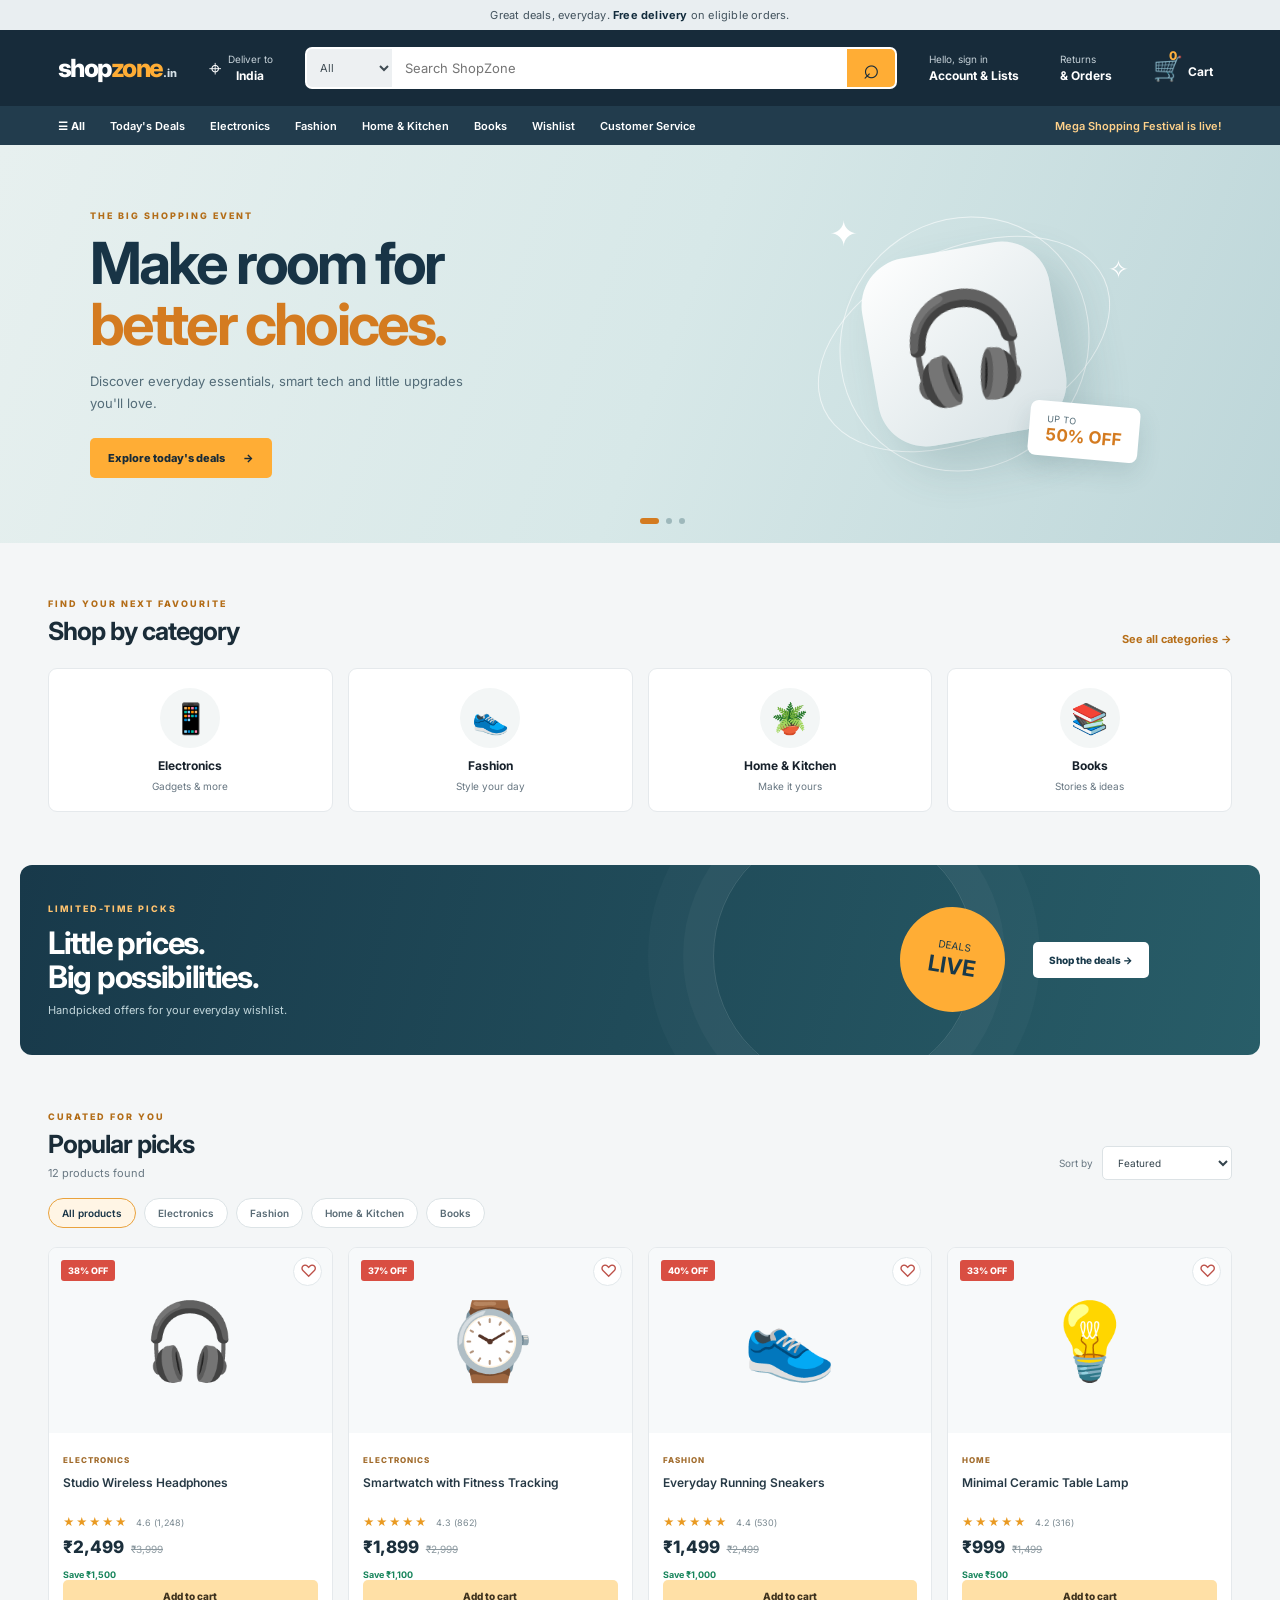
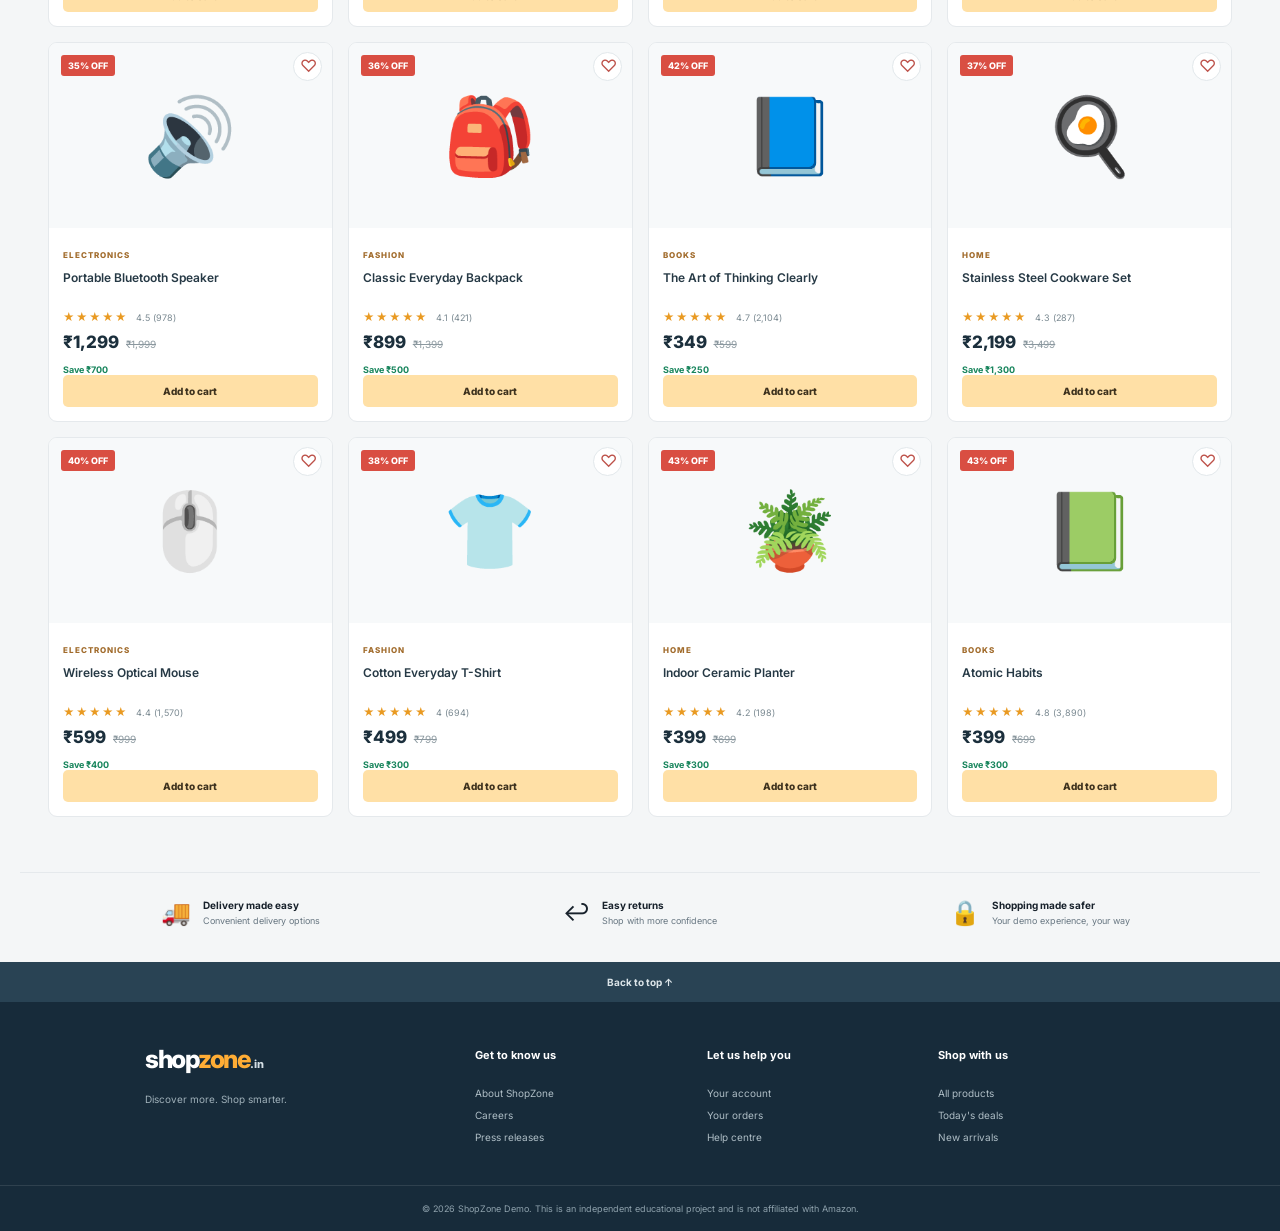
<file: shopzone-frontend/index.html>
<!DOCTYPE html>
<html lang="en">
<head>
  <meta charset="UTF-8">
  <meta name="viewport" content="width=device-width, initial-scale=1.0">
  <meta name="description" content="ShopZone - an Amazon-inspired demo shopping experience.">
  <title>ShopZone | Online Shopping</title>
  <link rel="preconnect" href="https://fonts.googleapis.com">
  <link rel="preconnect" href="https://fonts.gstatic.com" crossorigin>
  <link href="https://fonts.googleapis.com/css2?family=Inter:wght@400;500;600;700;800&display=swap" rel="stylesheet">
  <link rel="stylesheet" href="css/style.css">
  <script src="js/api.js" defer></script><script src="js/store.js" defer></script>
  <script src="js/app.js" defer></script>
</head>
<body>
  <div class="top-strip">Great deals, everyday. <strong>Free delivery</strong> on eligible orders.</div>

  <header class="site-header">
    <div class="header-main">
      <a class="brand" href="#" aria-label="ShopZone home">shop<span>zone</span><small>.in</small></a>

      <button class="location header-action" type="button" aria-label="Delivery location">
        <span class="location-icon">⌖</span>
        <span><small>Deliver to</small><strong>India</strong></span>
      </button>

      <form class="search-form" id="searchForm" role="search">
        <label class="sr-only" for="searchInput">Search products</label>
        <select id="searchCategory" aria-label="Search category">
          <option value="all">All</option>
          <option value="electronics">Electronics</option>
          <option value="fashion">Fashion</option>
          <option value="home">Home</option>
          <option value="books">Books</option>
        </select>
        <input id="searchInput" type="search" placeholder="Search ShopZone" autocomplete="off">
        <button type="submit" aria-label="Search">⌕</button>
      </form>

      <a class="account header-action" href="pages/profile.html">
        <small data-user-greeting>Hello, sign in</small><strong>Account & Lists</strong>
      </a>
      <a class="orders header-action" href="pages/orders.html"><small>Returns</small><strong>& Orders</strong></a>
      <a class="cart-button" href="pages/cart.html" aria-label="Shopping cart">
        <span class="cart-icon">🛒</span><span class="cart-count" id="cartCount" data-cart-count>0</span><strong>Cart</strong>
      </a>
    </div>

    <nav class="category-nav" aria-label="Main navigation">
      <button class="menu-toggle" id="menuToggle" type="button" aria-expanded="false">☰ <span>All</span></button>
      <a href="#deals">Today's Deals</a>
      <a href="#products" data-filter-link="electronics">Electronics</a>
      <a href="#products" data-filter-link="fashion">Fashion</a>
      <a href="#products" data-filter-link="home">Home & Kitchen</a>
      <a href="#products" data-filter-link="books">Books</a>
      <a href="pages/wishlist.html">Wishlist</a>
      <a href="#footer">Customer Service</a>
      <span class="nav-highlight">Mega Shopping Festival is live!</span>
    </nav>
  </header>

  <main>
    <section class="hero" aria-label="Featured offer">
      <div class="hero-content">
        <p class="eyebrow">THE BIG SHOPPING EVENT</p>
        <h1>Make room for<br><span>better choices.</span></h1>
        <p>Discover everyday essentials, smart tech and little upgrades you'll love.</p>
        <a class="primary-button" href="#deals">Explore today's deals <span>→</span></a>
      </div>
      <div class="hero-art" aria-hidden="true">
        <div class="hero-orbit orbit-one"></div>
        <div class="hero-orbit orbit-two"></div>
        <div class="hero-product">🎧</div>
        <div class="hero-tag">UP TO <strong>50% OFF</strong></div>
        <div class="hero-spark spark-one">✦</div><div class="hero-spark spark-two">✧</div>
      </div>
      <div class="hero-dots"><span class="active"></span><span></span><span></span></div>
    </section>

    <section class="quick-categories section-wrap" aria-label="Shop by category">
      <div class="section-heading">
        <div><p class="eyebrow">FIND YOUR NEXT FAVOURITE</p><h2>Shop by category</h2></div>
        <a href="#products" class="text-link">See all categories →</a>
      </div>
      <div class="category-grid">
        <button class="category-tile" data-category="electronics"><span class="category-emoji">📱</span><strong>Electronics</strong><small>Gadgets & more</small></button>
        <button class="category-tile" data-category="fashion"><span class="category-emoji">👟</span><strong>Fashion</strong><small>Style your day</small></button>
        <button class="category-tile" data-category="home"><span class="category-emoji">🪴</span><strong>Home & Kitchen</strong><small>Make it yours</small></button>
        <button class="category-tile" data-category="books"><span class="category-emoji">📚</span><strong>Books</strong><small>Stories & ideas</small></button>
      </div>
    </section>

    <section class="deal-banner section-wrap" id="deals">
      <div><p class="eyebrow">LIMITED-TIME PICKS</p><h2>Little prices.<br>Big possibilities.</h2><p>Handpicked offers for your everyday wishlist.</p></div>
      <div class="deal-banner-side"><span class="deal-circle">DEALS<br><strong>LIVE</strong></span><a href="#products" class="light-button">Shop the deals →</a></div>
    </section>

    <section class="products-section section-wrap" id="products">
      <div class="section-heading product-heading">
        <div><p class="eyebrow">CURATED FOR YOU</p><h2 id="productsTitle">Popular picks</h2><p class="section-subtitle" id="resultCount">Fresh finds across every category</p></div>
        <div class="product-controls">
          <label for="sortSelect">Sort by</label>
          <select id="sortSelect">
            <option value="featured">Featured</option>
            <option value="price-low">Price: Low to High</option>
            <option value="price-high">Price: High to Low</option>
            <option value="rating">Customer rating</option>
          </select>
        </div>
      </div>
      <div class="filter-row" id="filterRow">
        <button class="filter-chip active" data-filter="all">All products</button>
        <button class="filter-chip" data-filter="electronics">Electronics</button>
        <button class="filter-chip" data-filter="fashion">Fashion</button>
        <button class="filter-chip" data-filter="home">Home & Kitchen</button>
        <button class="filter-chip" data-filter="books">Books</button>
      </div>
      <div class="product-grid" id="productGrid" aria-live="polite"></div>
      <div class="empty-state hidden" id="emptyState">
        <span>🔎</span><h3>No products found</h3><p>Try another search or choose a different category.</p>
        <button class="primary-button" id="clearSearch">Show all products</button>
      </div>
    </section>

    <section class="trust-strip section-wrap">
      <div><span>🚚</span><p><strong>Delivery made easy</strong><small>Convenient delivery options</small></p></div>
      <div><span>↩️</span><p><strong>Easy returns</strong><small>Shop with more confidence</small></p></div>
      <div><span>🔒</span><p><strong>Shopping made safer</strong><small>Your demo experience, your way</small></p></div>
    </section>
  </main>

  <footer id="footer">
    <a class="back-top" href="#">Back to top ↑</a>
    <div class="footer-content">
      <div><a class="brand footer-brand" href="#">shop<span>zone</span><small>.in</small></a><p>Discover more. Shop smarter.</p></div>
      <div><h3>Get to know us</h3><a href="#footer">About ShopZone</a><a href="#footer">Careers</a><a href="#footer">Press releases</a></div>
      <div><h3>Let us help you</h3><a href="#footer">Your account</a><a href="#orders">Your orders</a><a href="#footer">Help centre</a></div>
      <div><h3>Shop with us</h3><a href="#products">All products</a><a href="#deals">Today's deals</a><a href="#products">New arrivals</a></div>
    </div>
    <div class="footer-bottom">© 2026 ShopZone Demo. This is an independent educational project and is not affiliated with Amazon.</div>
  </footer>

  <div class="toast" id="toast" role="status" aria-live="polite"></div>

</body>
</html>
</file>
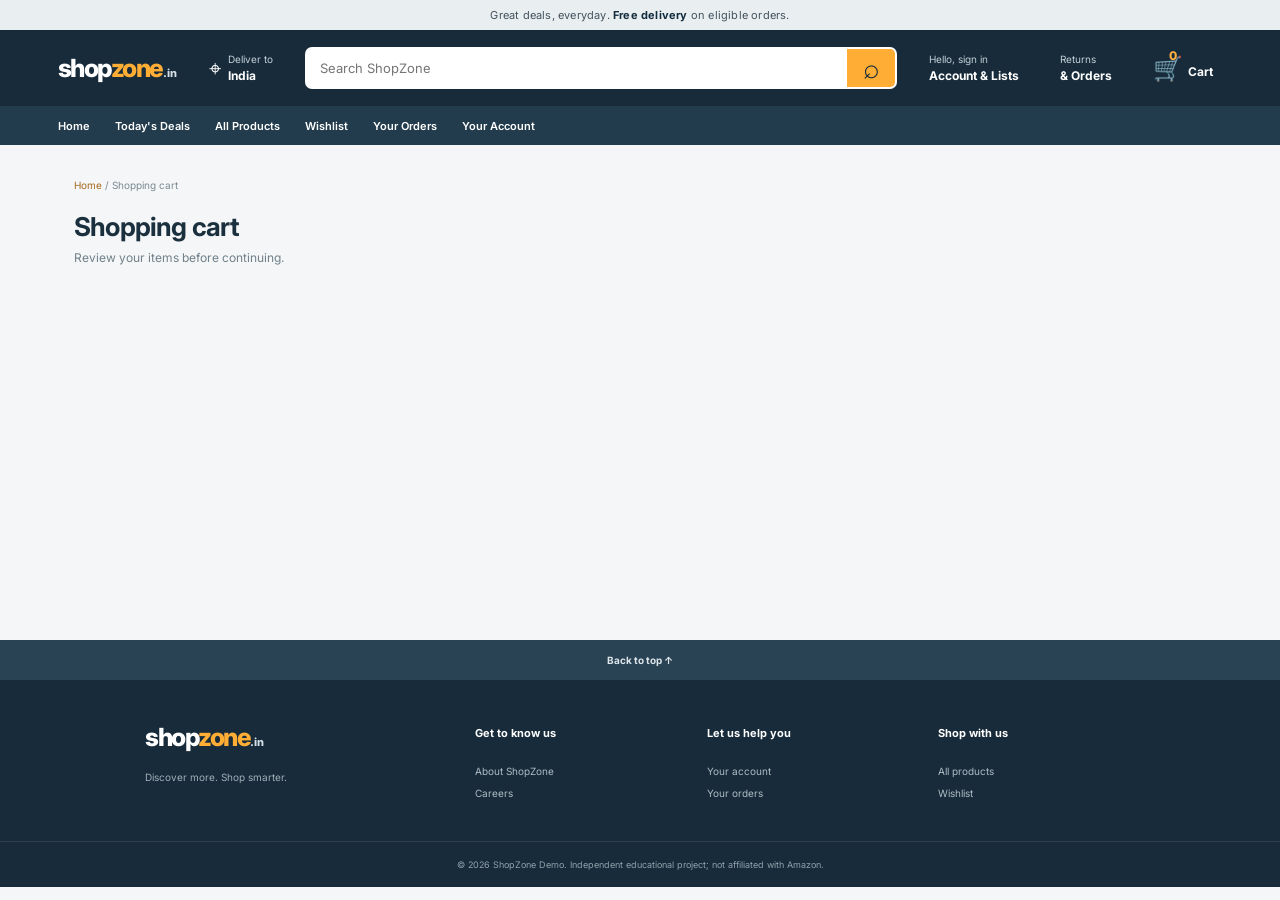
<file: shopzone-frontend/pages/cart.html>
<!DOCTYPE html><html lang="en"><head><meta charset="UTF-8"><meta name="viewport" content="width=device-width,initial-scale=1.0"><title>Shopping cart | ShopZone</title><link rel="preconnect" href="https://fonts.googleapis.com"><link rel="preconnect" href="https://fonts.gstatic.com" crossorigin><link href="https://fonts.googleapis.com/css2?family=Inter:wght@400;500;600;700;800&display=swap" rel="stylesheet"><link rel="stylesheet" href="../css/style.css"><script src="../js/api.js" defer></script><script src="../js/store.js" defer></script><script src="../js/cart-page.js" defer></script></head><body><div class="top-strip">Great deals, everyday. <strong>Free delivery</strong> on eligible orders.</div><header class="site-header"><div class="header-main"><a class="brand" href="../index.html">shop<span>zone</span><small>.in</small></a><a class="location header-action" href="../index.html"><span class="location-icon">⌖</span><span><small>Deliver to</small><strong>India</strong></span></a><form class="search-form" action="../index.html"><label class="sr-only" for="globalSearch">Search products</label><input id="globalSearch" name="q" placeholder="Search ShopZone"><button type="submit">⌕</button></form><a class="account header-action" href="login.html"><small data-user-greeting>Hello, sign in</small><strong>Account & Lists</strong></a><a class="orders header-action" href="orders.html"><small>Returns</small><strong>& Orders</strong></a><a class="cart-button" href="cart.html"><span class="cart-icon">🛒</span><span class="cart-count" data-cart-count>0</span><strong>Cart</strong></a></div><nav class="category-nav"><a href="../index.html">Home</a><a href="../index.html#deals">Today's Deals</a><a href="../index.html#products">All Products</a><a href="wishlist.html">Wishlist</a><a href="orders.html">Your Orders</a><a href="profile.html">Your Account</a></nav></header><main class="page-shell"><div class="breadcrumb"><a href="../index.html">Home</a> / Shopping cart</div><h1 class="page-title">Shopping cart</h1><p class="page-lead">Review your items before continuing.</p><div id="cartPageRoot"></div></main><footer id="footer"><a class="back-top" href="#">Back to top ↑</a><div class="footer-content"><div><a class="brand footer-brand" href="../index.html">shop<span>zone</span><small>.in</small></a><p>Discover more. Shop smarter.</p></div><div><h3>Get to know us</h3><a href="../index.html">About ShopZone</a><a href="../index.html">Careers</a></div><div><h3>Let us help you</h3><a href="profile.html">Your account</a><a href="orders.html">Your orders</a></div><div><h3>Shop with us</h3><a href="../index.html#products">All products</a><a href="wishlist.html">Wishlist</a></div></div><div class="footer-bottom">© 2026 ShopZone Demo. Independent educational project; not affiliated with Amazon.</div></footer><div class="toast" id="pageToast" role="status"></div></body></html>
</file>
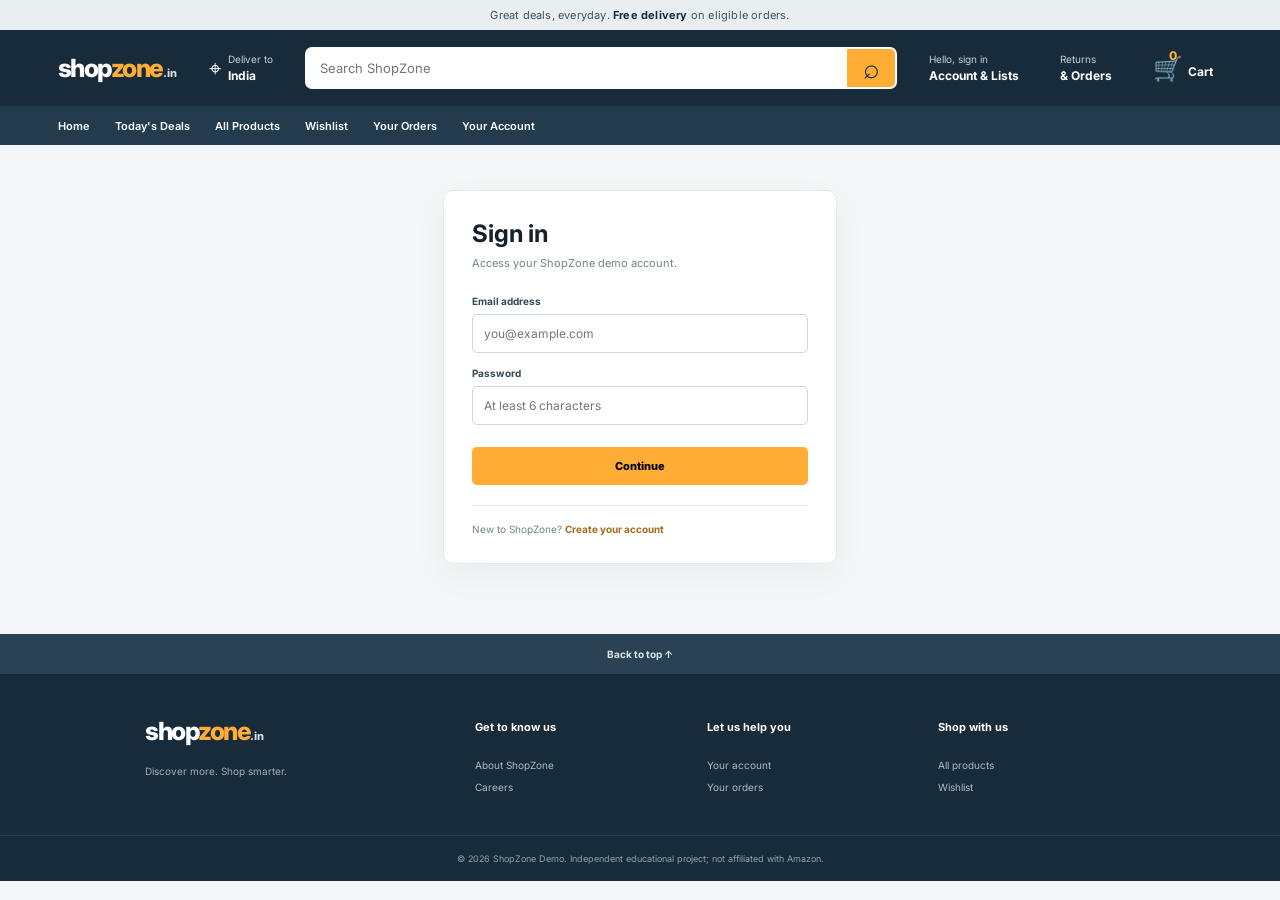
<file: shopzone-frontend/pages/login.html>
<!DOCTYPE html><html lang="en"><head><meta charset="UTF-8"><meta name="viewport" content="width=device-width,initial-scale=1.0"><title>Sign in | ShopZone</title><link rel="preconnect" href="https://fonts.googleapis.com"><link rel="preconnect" href="https://fonts.gstatic.com" crossorigin><link href="https://fonts.googleapis.com/css2?family=Inter:wght@400;500;600;700;800&display=swap" rel="stylesheet"><link rel="stylesheet" href="../css/style.css"><script src="../js/api.js" defer></script><script src="../js/store.js" defer></script><script src="../js/auth.js" defer></script></head><body><div class="top-strip">Great deals, everyday. <strong>Free delivery</strong> on eligible orders.</div><header class="site-header"><div class="header-main"><a class="brand" href="../index.html">shop<span>zone</span><small>.in</small></a><a class="location header-action" href="../index.html"><span class="location-icon">⌖</span><span><small>Deliver to</small><strong>India</strong></span></a><form class="search-form" action="../index.html"><label class="sr-only" for="globalSearch">Search products</label><input id="globalSearch" name="q" placeholder="Search ShopZone"><button type="submit">⌕</button></form><a class="account header-action" href="login.html"><small data-user-greeting>Hello, sign in</small><strong>Account & Lists</strong></a><a class="orders header-action" href="orders.html"><small>Returns</small><strong>& Orders</strong></a><a class="cart-button" href="cart.html"><span class="cart-icon">🛒</span><span class="cart-count" data-cart-count>0</span><strong>Cart</strong></a></div><nav class="category-nav"><a href="../index.html">Home</a><a href="../index.html#deals">Today's Deals</a><a href="../index.html#products">All Products</a><a href="wishlist.html">Wishlist</a><a href="orders.html">Your Orders</a><a href="profile.html">Your Account</a></nav></header><main class="auth-wrap"><div class="auth-card"><h1>Sign in</h1><p>Access your ShopZone demo account.</p><div class="form-error" id="formError"></div><form id="loginForm"><div class="form-field"><label for="email">Email address</label><input id="email" type="email" required autocomplete="email" placeholder="you@example.com"></div><div class="form-field"><label for="password">Password</label><input id="password" type="password" required minlength="6" autocomplete="current-password" placeholder="At least 6 characters"></div><button class="form-submit">Continue</button></form><div class="auth-foot">New to ShopZone? <a href="register.html">Create your account</a></div></div></main><footer id="footer"><a class="back-top" href="#">Back to top ↑</a><div class="footer-content"><div><a class="brand footer-brand" href="../index.html">shop<span>zone</span><small>.in</small></a><p>Discover more. Shop smarter.</p></div><div><h3>Get to know us</h3><a href="../index.html">About ShopZone</a><a href="../index.html">Careers</a></div><div><h3>Let us help you</h3><a href="profile.html">Your account</a><a href="orders.html">Your orders</a></div><div><h3>Shop with us</h3><a href="../index.html#products">All products</a><a href="wishlist.html">Wishlist</a></div></div><div class="footer-bottom">© 2026 ShopZone Demo. Independent educational project; not affiliated with Amazon.</div></footer><div class="toast" id="pageToast" role="status"></div></body></html>
</file>
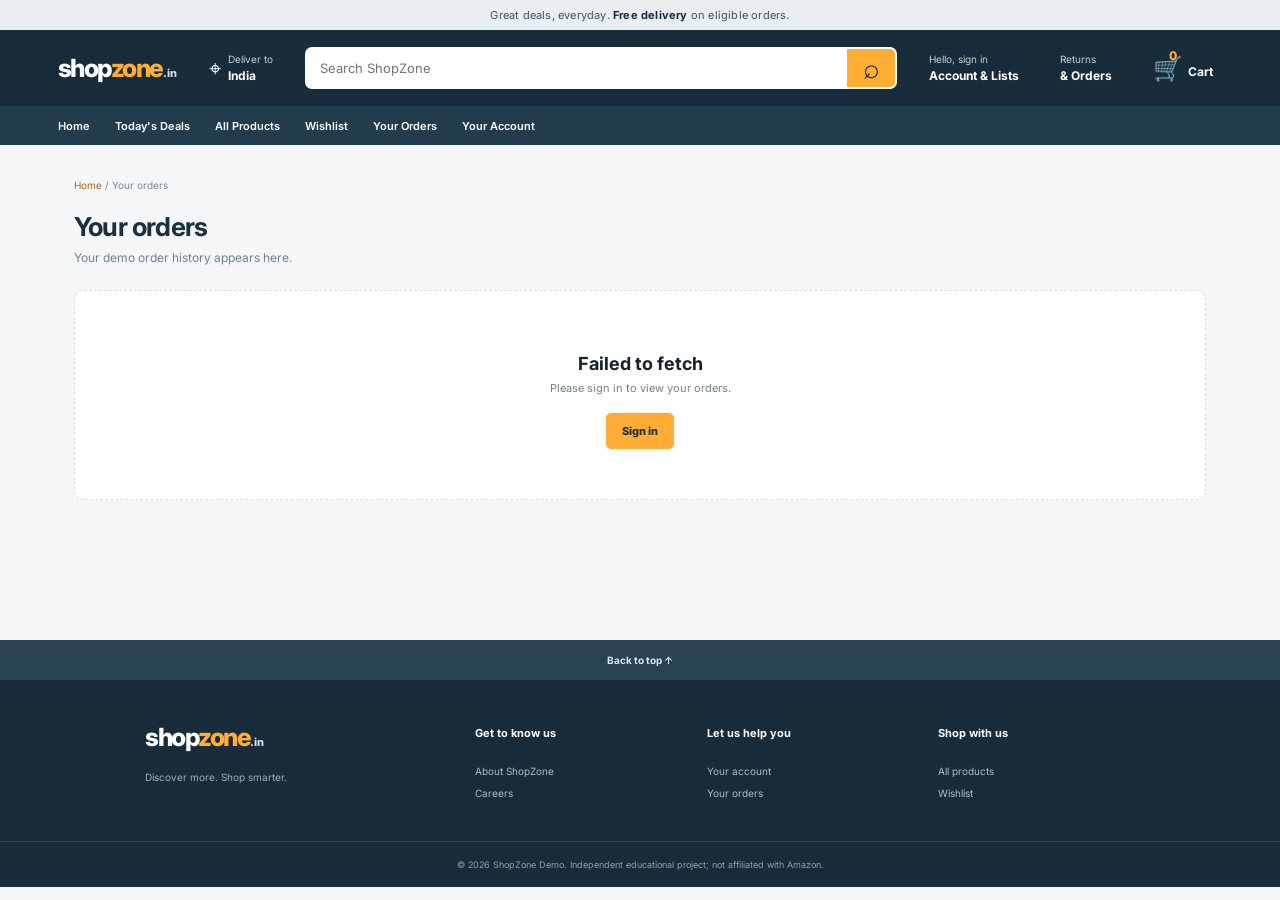
<file: shopzone-frontend/pages/orders.html>
<!DOCTYPE html><html lang="en"><head><meta charset="UTF-8"><meta name="viewport" content="width=device-width,initial-scale=1.0"><title>Your orders | ShopZone</title><link rel="preconnect" href="https://fonts.googleapis.com"><link rel="preconnect" href="https://fonts.gstatic.com" crossorigin><link href="https://fonts.googleapis.com/css2?family=Inter:wght@400;500;600;700;800&display=swap" rel="stylesheet"><link rel="stylesheet" href="../css/style.css"><script src="../js/api.js" defer></script><script src="../js/store.js" defer></script><script src="../js/orders.js" defer></script></head><body><div class="top-strip">Great deals, everyday. <strong>Free delivery</strong> on eligible orders.</div><header class="site-header"><div class="header-main"><a class="brand" href="../index.html">shop<span>zone</span><small>.in</small></a><a class="location header-action" href="../index.html"><span class="location-icon">⌖</span><span><small>Deliver to</small><strong>India</strong></span></a><form class="search-form" action="../index.html"><label class="sr-only" for="globalSearch">Search products</label><input id="globalSearch" name="q" placeholder="Search ShopZone"><button type="submit">⌕</button></form><a class="account header-action" href="login.html"><small data-user-greeting>Hello, sign in</small><strong>Account & Lists</strong></a><a class="orders header-action" href="orders.html"><small>Returns</small><strong>& Orders</strong></a><a class="cart-button" href="cart.html"><span class="cart-icon">🛒</span><span class="cart-count" data-cart-count>0</span><strong>Cart</strong></a></div><nav class="category-nav"><a href="../index.html">Home</a><a href="../index.html#deals">Today's Deals</a><a href="../index.html#products">All Products</a><a href="wishlist.html">Wishlist</a><a href="orders.html">Your Orders</a><a href="profile.html">Your Account</a></nav></header><main class="page-shell"><div class="breadcrumb"><a href="../index.html">Home</a> / Your orders</div><h1 class="page-title">Your orders</h1><p class="page-lead">Your demo order history appears here.</p><div id="ordersRoot"></div></main><footer id="footer"><a class="back-top" href="#">Back to top ↑</a><div class="footer-content"><div><a class="brand footer-brand" href="../index.html">shop<span>zone</span><small>.in</small></a><p>Discover more. Shop smarter.</p></div><div><h3>Get to know us</h3><a href="../index.html">About ShopZone</a><a href="../index.html">Careers</a></div><div><h3>Let us help you</h3><a href="profile.html">Your account</a><a href="orders.html">Your orders</a></div><div><h3>Shop with us</h3><a href="../index.html#products">All products</a><a href="wishlist.html">Wishlist</a></div></div><div class="footer-bottom">© 2026 ShopZone Demo. Independent educational project; not affiliated with Amazon.</div></footer><div class="toast" id="pageToast" role="status"></div></body></html>
</file>
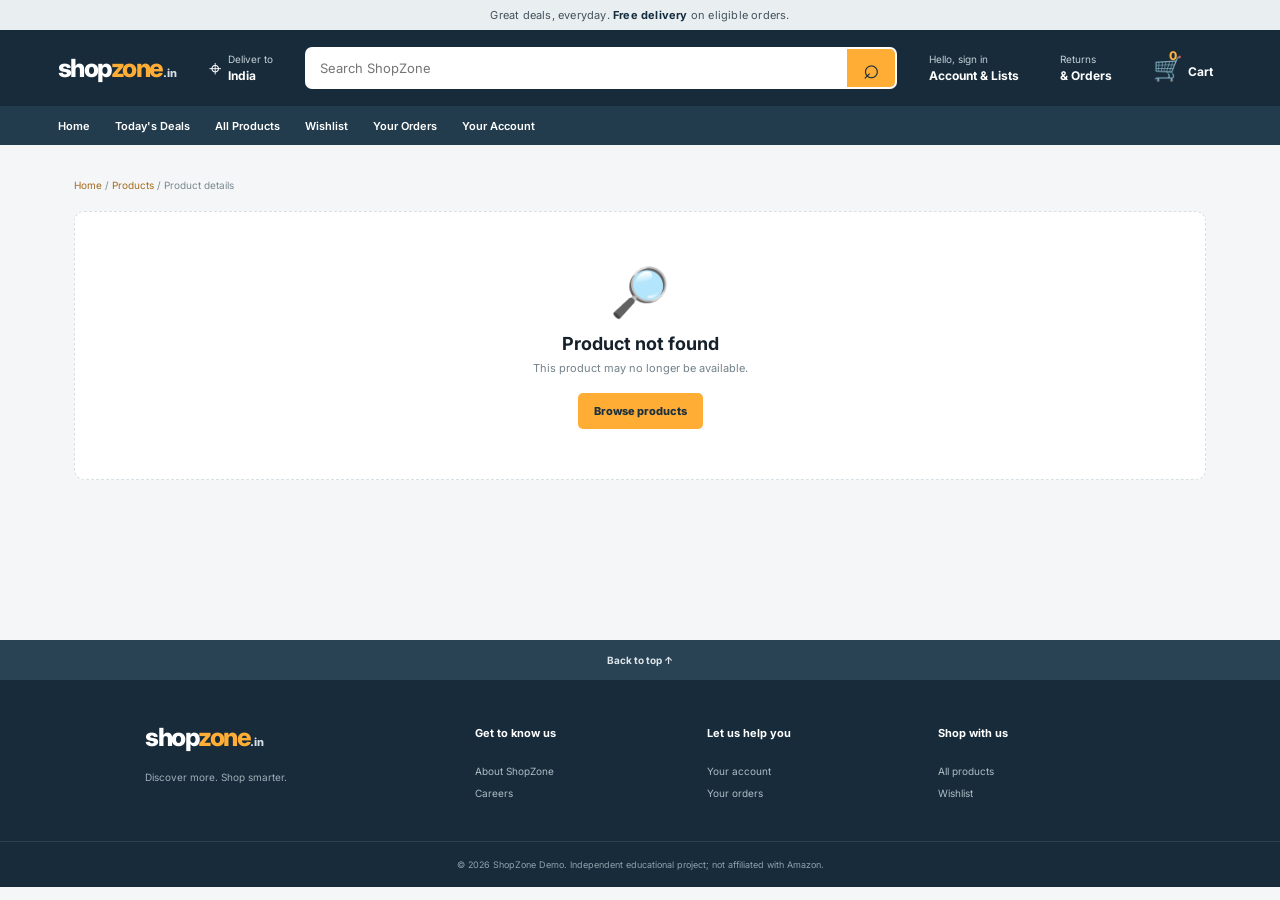
<file: shopzone-frontend/pages/product-details.html>
<!DOCTYPE html><html lang="en"><head><meta charset="UTF-8"><meta name="viewport" content="width=device-width,initial-scale=1.0"><title>Product details | ShopZone</title><link rel="preconnect" href="https://fonts.googleapis.com"><link rel="preconnect" href="https://fonts.gstatic.com" crossorigin><link href="https://fonts.googleapis.com/css2?family=Inter:wght@400;500;600;700;800&display=swap" rel="stylesheet"><link rel="stylesheet" href="../css/style.css"><script src="../js/api.js" defer></script><script src="../js/store.js" defer></script><script src="../js/product-details.js" defer></script></head><body><div class="top-strip">Great deals, everyday. <strong>Free delivery</strong> on eligible orders.</div><header class="site-header"><div class="header-main"><a class="brand" href="../index.html">shop<span>zone</span><small>.in</small></a><a class="location header-action" href="../index.html"><span class="location-icon">⌖</span><span><small>Deliver to</small><strong>India</strong></span></a><form class="search-form" action="../index.html"><label class="sr-only" for="globalSearch">Search products</label><input id="globalSearch" name="q" placeholder="Search ShopZone"><button type="submit">⌕</button></form><a class="account header-action" href="login.html"><small data-user-greeting>Hello, sign in</small><strong>Account & Lists</strong></a><a class="orders header-action" href="orders.html"><small>Returns</small><strong>& Orders</strong></a><a class="cart-button" href="cart.html"><span class="cart-icon">🛒</span><span class="cart-count" data-cart-count>0</span><strong>Cart</strong></a></div><nav class="category-nav"><a href="../index.html">Home</a><a href="../index.html#deals">Today's Deals</a><a href="../index.html#products">All Products</a><a href="wishlist.html">Wishlist</a><a href="orders.html">Your Orders</a><a href="profile.html">Your Account</a></nav></header>
<main class="page-shell"><div class="breadcrumb"><a href="../index.html">Home</a> / <a href="../index.html#products">Products</a> / Product details</div><div id="detailRoot"></div></main>
<footer id="footer"><a class="back-top" href="#">Back to top ↑</a><div class="footer-content"><div><a class="brand footer-brand" href="../index.html">shop<span>zone</span><small>.in</small></a><p>Discover more. Shop smarter.</p></div><div><h3>Get to know us</h3><a href="../index.html">About ShopZone</a><a href="../index.html">Careers</a></div><div><h3>Let us help you</h3><a href="profile.html">Your account</a><a href="orders.html">Your orders</a></div><div><h3>Shop with us</h3><a href="../index.html#products">All products</a><a href="wishlist.html">Wishlist</a></div></div><div class="footer-bottom">© 2026 ShopZone Demo. Independent educational project; not affiliated with Amazon.</div></footer><div class="toast" id="pageToast" role="status"></div></body></html>
</file>
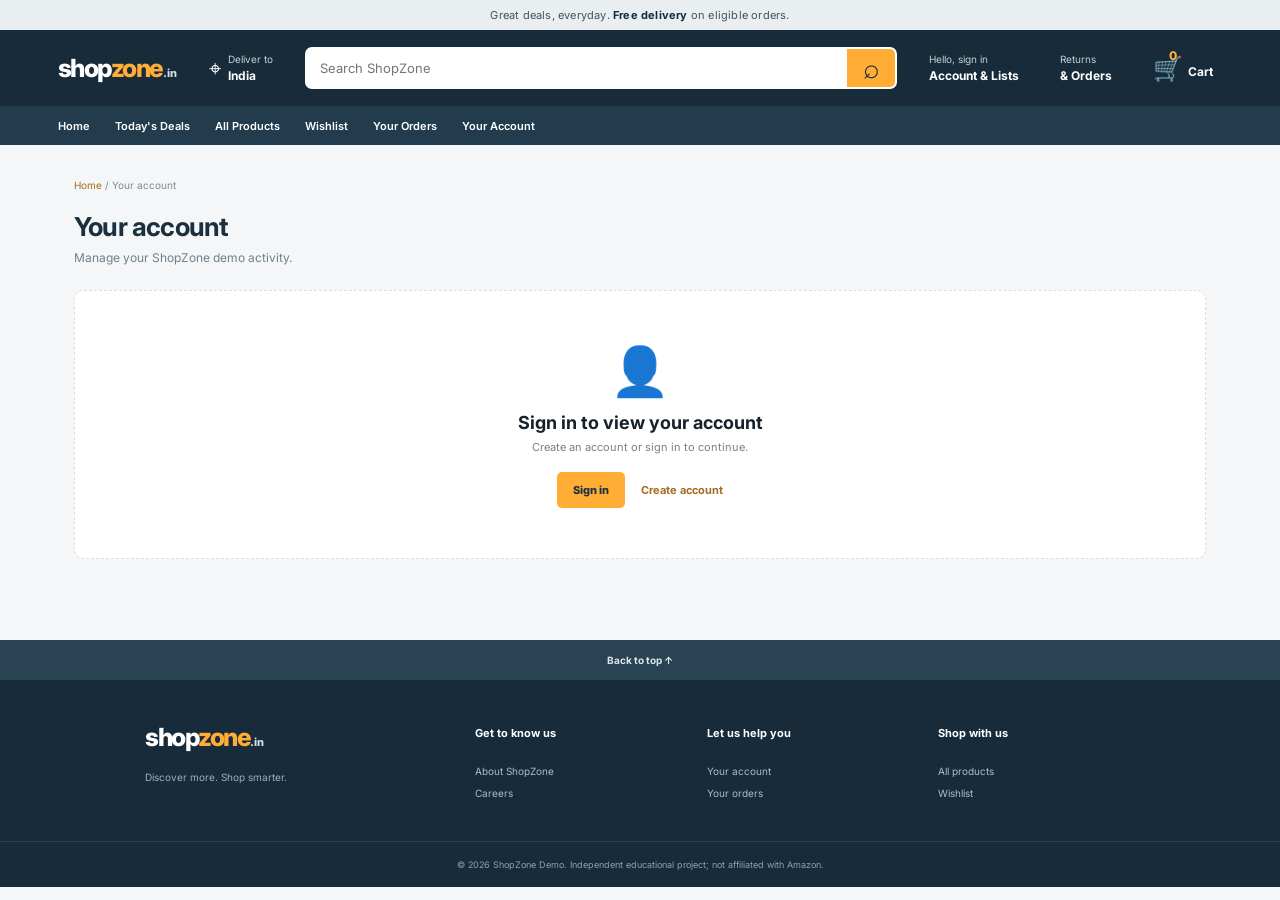
<file: shopzone-frontend/pages/profile.html>
<!DOCTYPE html><html lang="en"><head><meta charset="UTF-8"><meta name="viewport" content="width=device-width,initial-scale=1.0"><title>Your account | ShopZone</title><link rel="preconnect" href="https://fonts.googleapis.com"><link rel="preconnect" href="https://fonts.gstatic.com" crossorigin><link href="https://fonts.googleapis.com/css2?family=Inter:wght@400;500;600;700;800&display=swap" rel="stylesheet"><link rel="stylesheet" href="../css/style.css"><script src="../js/api.js" defer></script><script src="../js/store.js" defer></script><script src="../js/profile.js" defer></script></head><body><div class="top-strip">Great deals, everyday. <strong>Free delivery</strong> on eligible orders.</div><header class="site-header"><div class="header-main"><a class="brand" href="../index.html">shop<span>zone</span><small>.in</small></a><a class="location header-action" href="../index.html"><span class="location-icon">⌖</span><span><small>Deliver to</small><strong>India</strong></span></a><form class="search-form" action="../index.html"><label class="sr-only" for="globalSearch">Search products</label><input id="globalSearch" name="q" placeholder="Search ShopZone"><button type="submit">⌕</button></form><a class="account header-action" href="login.html"><small data-user-greeting>Hello, sign in</small><strong>Account & Lists</strong></a><a class="orders header-action" href="orders.html"><small>Returns</small><strong>& Orders</strong></a><a class="cart-button" href="cart.html"><span class="cart-icon">🛒</span><span class="cart-count" data-cart-count>0</span><strong>Cart</strong></a></div><nav class="category-nav"><a href="../index.html">Home</a><a href="../index.html#deals">Today's Deals</a><a href="../index.html#products">All Products</a><a href="wishlist.html">Wishlist</a><a href="orders.html">Your Orders</a><a href="profile.html">Your Account</a></nav></header><main class="page-shell"><div class="breadcrumb"><a href="../index.html">Home</a> / Your account</div><h1 class="page-title">Your account</h1><p class="page-lead" id="profileGreeting">Manage your ShopZone demo activity.</p><div id="profileRoot"></div></main><footer id="footer"><a class="back-top" href="#">Back to top ↑</a><div class="footer-content"><div><a class="brand footer-brand" href="../index.html">shop<span>zone</span><small>.in</small></a><p>Discover more. Shop smarter.</p></div><div><h3>Get to know us</h3><a href="../index.html">About ShopZone</a><a href="../index.html">Careers</a></div><div><h3>Let us help you</h3><a href="profile.html">Your account</a><a href="orders.html">Your orders</a></div><div><h3>Shop with us</h3><a href="../index.html#products">All products</a><a href="wishlist.html">Wishlist</a></div></div><div class="footer-bottom">© 2026 ShopZone Demo. Independent educational project; not affiliated with Amazon.</div></footer><div class="toast" id="pageToast" role="status"></div></body></html>
</file>
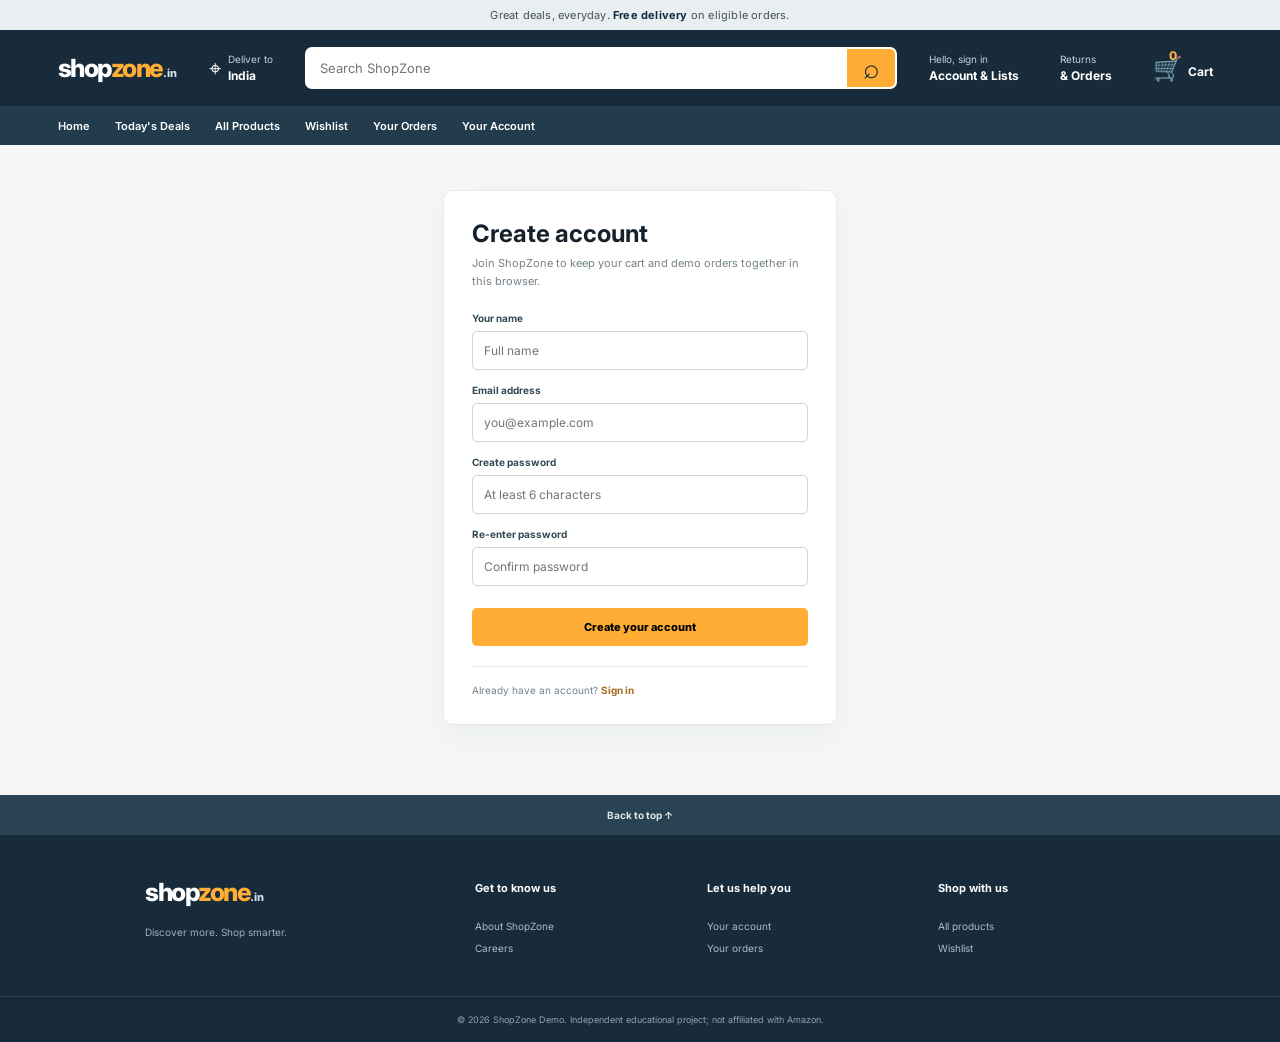
<file: shopzone-frontend/pages/register.html>
<!DOCTYPE html><html lang="en"><head><meta charset="UTF-8"><meta name="viewport" content="width=device-width,initial-scale=1.0"><title>Create account | ShopZone</title><link rel="preconnect" href="https://fonts.googleapis.com"><link rel="preconnect" href="https://fonts.gstatic.com" crossorigin><link href="https://fonts.googleapis.com/css2?family=Inter:wght@400;500;600;700;800&display=swap" rel="stylesheet"><link rel="stylesheet" href="../css/style.css"><script src="../js/api.js" defer></script><script src="../js/store.js" defer></script><script src="../js/auth.js" defer></script></head><body><div class="top-strip">Great deals, everyday. <strong>Free delivery</strong> on eligible orders.</div><header class="site-header"><div class="header-main"><a class="brand" href="../index.html">shop<span>zone</span><small>.in</small></a><a class="location header-action" href="../index.html"><span class="location-icon">⌖</span><span><small>Deliver to</small><strong>India</strong></span></a><form class="search-form" action="../index.html"><label class="sr-only" for="globalSearch">Search products</label><input id="globalSearch" name="q" placeholder="Search ShopZone"><button type="submit">⌕</button></form><a class="account header-action" href="login.html"><small data-user-greeting>Hello, sign in</small><strong>Account & Lists</strong></a><a class="orders header-action" href="orders.html"><small>Returns</small><strong>& Orders</strong></a><a class="cart-button" href="cart.html"><span class="cart-icon">🛒</span><span class="cart-count" data-cart-count>0</span><strong>Cart</strong></a></div><nav class="category-nav"><a href="../index.html">Home</a><a href="../index.html#deals">Today's Deals</a><a href="../index.html#products">All Products</a><a href="wishlist.html">Wishlist</a><a href="orders.html">Your Orders</a><a href="profile.html">Your Account</a></nav></header><main class="auth-wrap"><div class="auth-card"><h1>Create account</h1><p>Join ShopZone to keep your cart and demo orders together in this browser.</p><div class="form-error" id="formError"></div><form id="registerForm"><div class="form-field"><label for="name">Your name</label><input id="name" required minlength="2" autocomplete="name" placeholder="Full name"></div><div class="form-field"><label for="email">Email address</label><input id="email" type="email" required autocomplete="email" placeholder="you@example.com"></div><div class="form-field"><label for="password">Create password</label><input id="password" type="password" required minlength="6" autocomplete="new-password" placeholder="At least 6 characters"></div><div class="form-field"><label for="confirmPassword">Re-enter password</label><input id="confirmPassword" type="password" required minlength="6" autocomplete="new-password" placeholder="Confirm password"></div><button class="form-submit">Create your account</button></form><div class="auth-foot">Already have an account? <a href="login.html">Sign in</a></div></div></main><footer id="footer"><a class="back-top" href="#">Back to top ↑</a><div class="footer-content"><div><a class="brand footer-brand" href="../index.html">shop<span>zone</span><small>.in</small></a><p>Discover more. Shop smarter.</p></div><div><h3>Get to know us</h3><a href="../index.html">About ShopZone</a><a href="../index.html">Careers</a></div><div><h3>Let us help you</h3><a href="profile.html">Your account</a><a href="orders.html">Your orders</a></div><div><h3>Shop with us</h3><a href="../index.html#products">All products</a><a href="wishlist.html">Wishlist</a></div></div><div class="footer-bottom">© 2026 ShopZone Demo. Independent educational project; not affiliated with Amazon.</div></footer><div class="toast" id="pageToast" role="status"></div></body></html>
</file>
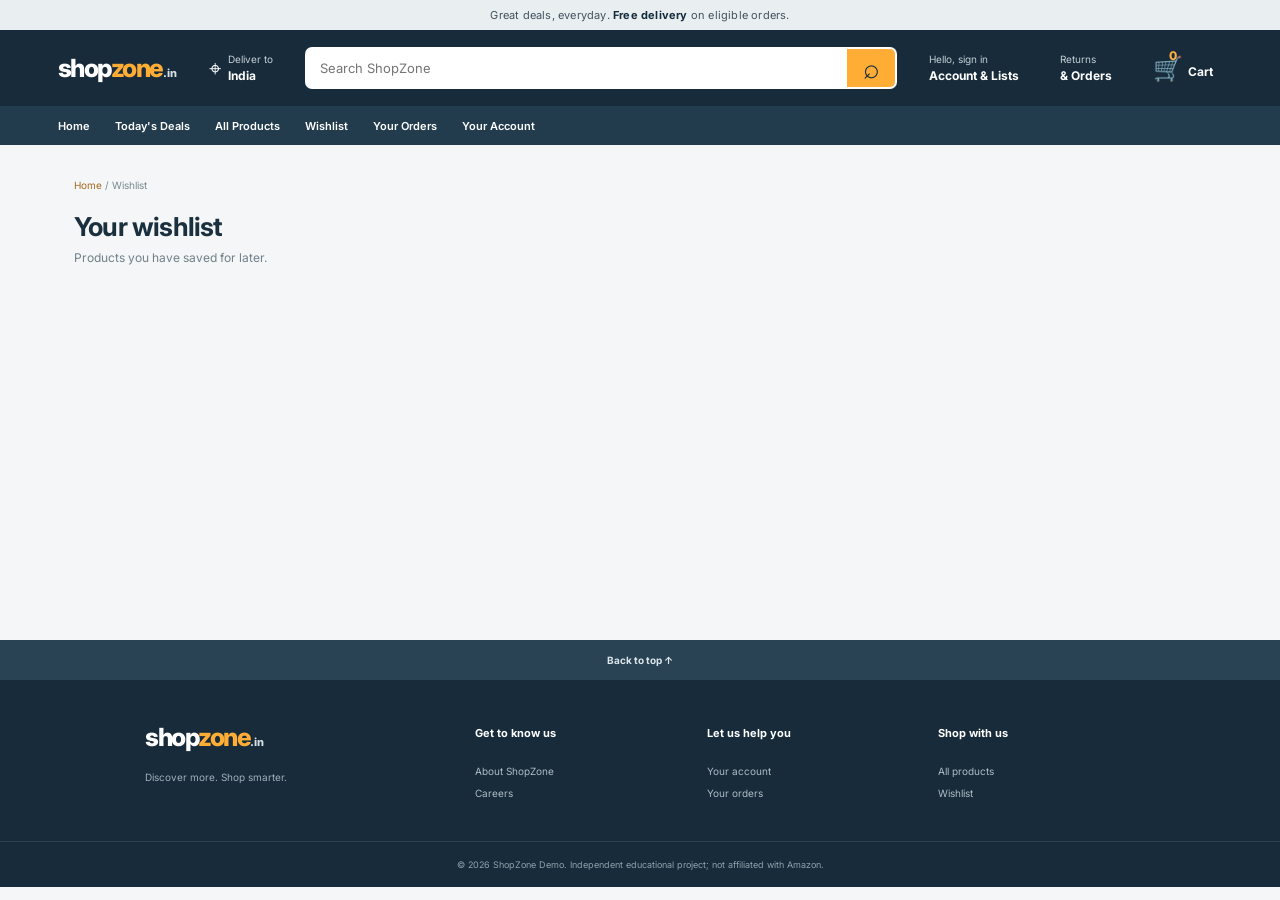
<file: shopzone-frontend/pages/wishlist.html>
<!DOCTYPE html><html lang="en"><head><meta charset="UTF-8"><meta name="viewport" content="width=device-width,initial-scale=1.0"><title>Wishlist | ShopZone</title><link rel="preconnect" href="https://fonts.googleapis.com"><link rel="preconnect" href="https://fonts.gstatic.com" crossorigin><link href="https://fonts.googleapis.com/css2?family=Inter:wght@400;500;600;700;800&display=swap" rel="stylesheet"><link rel="stylesheet" href="../css/style.css"><script src="../js/api.js" defer></script><script src="../js/store.js" defer></script><script src="../js/wishlist.js" defer></script></head><body><div class="top-strip">Great deals, everyday. <strong>Free delivery</strong> on eligible orders.</div><header class="site-header"><div class="header-main"><a class="brand" href="../index.html">shop<span>zone</span><small>.in</small></a><a class="location header-action" href="../index.html"><span class="location-icon">⌖</span><span><small>Deliver to</small><strong>India</strong></span></a><form class="search-form" action="../index.html"><label class="sr-only" for="globalSearch">Search products</label><input id="globalSearch" name="q" placeholder="Search ShopZone"><button type="submit">⌕</button></form><a class="account header-action" href="login.html"><small data-user-greeting>Hello, sign in</small><strong>Account & Lists</strong></a><a class="orders header-action" href="orders.html"><small>Returns</small><strong>& Orders</strong></a><a class="cart-button" href="cart.html"><span class="cart-icon">🛒</span><span class="cart-count" data-cart-count>0</span><strong>Cart</strong></a></div><nav class="category-nav"><a href="../index.html">Home</a><a href="../index.html#deals">Today's Deals</a><a href="../index.html#products">All Products</a><a href="wishlist.html">Wishlist</a><a href="orders.html">Your Orders</a><a href="profile.html">Your Account</a></nav></header><main class="page-shell"><div class="breadcrumb"><a href="../index.html">Home</a> / Wishlist</div><h1 class="page-title">Your wishlist</h1><p class="page-lead">Products you have saved for later.</p><div id="wishlistRoot"></div></main><footer id="footer"><a class="back-top" href="#">Back to top ↑</a><div class="footer-content"><div><a class="brand footer-brand" href="../index.html">shop<span>zone</span><small>.in</small></a><p>Discover more. Shop smarter.</p></div><div><h3>Get to know us</h3><a href="../index.html">About ShopZone</a><a href="../index.html">Careers</a></div><div><h3>Let us help you</h3><a href="profile.html">Your account</a><a href="orders.html">Your orders</a></div><div><h3>Shop with us</h3><a href="../index.html#products">All products</a><a href="wishlist.html">Wishlist</a></div></div><div class="footer-bottom">© 2026 ShopZone Demo. Independent educational project; not affiliated with Amazon.</div></footer><div class="toast" id="pageToast" role="status"></div></body></html>
</file>
<file: shopzone-frontend/css/style.css>
/* ShopZone demo storefront */
:root {
  --navy: #172b3a;
  --navy-deep: #10212e;
  --ink: #17212b;
  --muted: #687782;
  --orange: #ffad35;
  --orange-dark: #ee941d;
  --cream: #f5f7f8;
  --line: #e5e9ec;
  --white: #fff;
  --green: #16845b;
  font-family: "Inter", Arial, sans-serif;
}
* { box-sizing: border-box; }
html { scroll-behavior: smooth; }
body { margin: 0; color: var(--ink); background: #f4f6f7; }
button, input, select { font: inherit; }
button, a { -webkit-tap-highlight-color: transparent; }
a { color: inherit; text-decoration: none; }
button { cursor: pointer; }
.sr-only { position:absolute; width:1px; height:1px; padding:0; margin:-1px; overflow:hidden; clip:rect(0,0,0,0); white-space:nowrap; border:0; }
.hidden { display:none !important; }
.top-strip { text-align:center; background:#e9eef1; color:#43535e; padding:8px 14px; font-size:11px; letter-spacing:.2px; }
.top-strip strong { color:#132c3d; }
.site-header { position:relative; z-index:5; color:white; background:var(--navy); }
.header-main { min-height:76px; max-width:1440px; margin:auto; padding:12px 4.5%; display:flex; align-items:center; gap:23px; }
.brand { color:#fff; font-size:25px; font-weight:800; letter-spacing:-1.5px; white-space:nowrap; }
.brand span { color:var(--orange); }
.brand small { font-size:11px; letter-spacing:0; color:#d5e0e6; }
.header-action { color:white; background:transparent; border:1px solid transparent; padding:6px 8px; border-radius:5px; display:flex; flex-direction:column; align-items:flex-start; white-space:nowrap; }
.header-action:hover, .cart-button:hover { border-color:#9aabb6; }
.header-action small { color:#c4d0d7; font-size:10px; margin-bottom:3px; }
.header-action strong { font-size:12px; font-weight:700; }
.location { flex-direction:row; align-items:center; gap:7px; }
.location-icon { font-size:22px; }
.location span:last-child { display:flex; flex-direction:column; }
.search-form { display:flex; height:42px; flex:1; min-width:130px; border-radius:7px; overflow:hidden; background:white; border:2px solid transparent; }
.search-form:focus-within { border-color:var(--orange); box-shadow:0 0 0 2px #ffad3540; }
.search-form select { width:85px; border:0; background:#edf0f2; color:#3f4b53; padding:0 9px; font-size:11px; outline:0; }
.search-form input { min-width:0; flex:1; border:0; outline:0; padding:0 13px; color:#26343d; font-size:13px; }
.search-form button { width:48px; border:0; background:var(--orange); color:#172b3a; font-size:28px; line-height:1; }
.search-form button:hover { background:#ffc15e; }
.cart-button { color:white; background:transparent; border:1px solid transparent; border-radius:5px; padding:5px 8px; display:flex; align-items:center; gap:5px; position:relative; }
.cart-icon { font-size:24px; }
.cart-button strong { font-size:12px; align-self:flex-end; margin-bottom:4px; }
.cart-count { position:absolute; top:-1px; left:24px; color:#ffb13f; font-weight:800; font-size:12px; }
.category-nav { min-height:39px; padding:0 4.5%; display:flex; align-items:center; gap:25px; background:#223c4d; font-size:11px; font-weight:600; overflow-x:auto; white-space:nowrap; scrollbar-width:none; }
.category-nav::-webkit-scrollbar { display:none; }
.category-nav a:hover { color:#ffc15e; }
.menu-toggle { border:0; background:transparent; color:white; font-weight:700; padding:8px 0; }
.nav-highlight { margin-left:auto; color:#ffd18a; }
.hero { min-height:385px; position:relative; overflow:hidden; padding:65px max(7%, calc((100% - 1240px)/2)); display:flex; align-items:center; background:linear-gradient(110deg,#e7f0ef 0%,#d7e8e8 52%,#bdd6d9 100%); }
.hero-content { position:relative; z-index:2; max-width:510px; }
.eyebrow { color:#b36d18; font-size:9px; font-weight:800; letter-spacing:2px; margin:0 0 12px; }
.hero h1 { font-size:clamp(36px,5vw,58px); line-height:1.05; letter-spacing:-2.8px; margin:0 0 15px; color:#183446; }
.hero h1 span { color:#d47b20; }
.hero-content > p:not(.eyebrow) { color:#536c78; max-width:390px; line-height:1.7; font-size:13px; margin-bottom:24px; }
.primary-button { border:0; border-radius:5px; padding:13px 18px; background:var(--orange); color:#182b38; font-weight:800; font-size:11px; display:inline-flex; gap:18px; align-items:center; transition:transform .2s,background .2s; }
.primary-button:hover { background:#ffc15e; transform:translateY(-2px); }
.hero-art { position:absolute; right:11%; top:50%; transform:translateY(-50%); width:350px; height:300px; display:grid; place-items:center; }
.hero-orbit { position:absolute; border:1px solid #fff9; border-radius:50%; transform:rotate(-25deg); }
.orbit-one { width:310px; height:190px; }
.orbit-two { width:245px; height:260px; transform:rotate(35deg); }
.hero-product { width:190px; height:190px; display:grid; place-items:center; border-radius:48px; background:linear-gradient(145deg,#fff,#d6e1e4); box-shadow:18px 25px 45px #385e6533; font-size:105px; transform:rotate(-10deg); }
.hero-tag { position:absolute; right:0; bottom:35px; padding:12px 17px; border-radius:8px; background:#fff; color:#536b76; font-size:9px; box-shadow:0 10px 25px #264b5522; transform:rotate(5deg); }
.hero-tag strong { display:block; font-size:17px; color:#d47b20; }
.hero-spark { position:absolute; color:#fff; font-size:35px; }
.spark-one { top:18px; left:40px; }.spark-two { right:10px; top:60px; font-size:25px; }
.hero-dots { position:absolute; bottom:19px; left:50%; display:flex; gap:7px; }
.hero-dots span { width:6px; height:6px; border-radius:50%; background:#9eb8bb; }
.hero-dots .active { width:19px; border-radius:8px; background:#d47b20; }
.section-wrap { max-width:1240px; margin:0 auto; padding-left:28px; padding-right:28px; }
.quick-categories { padding-top:55px; padding-bottom:48px; }
.section-heading { display:flex; align-items:flex-end; justify-content:space-between; gap:20px; margin-bottom:22px; }
.section-heading .eyebrow { margin-bottom:7px; }
.section-heading h2 { margin:0; color:#1a2c38; font-size:25px; letter-spacing:-1px; }
.text-link { color:#b66e18; font-size:11px; font-weight:700; white-space:nowrap; }
.text-link:hover { text-decoration:underline; }
.category-grid { display:grid; grid-template-columns:repeat(4,1fr); gap:15px; }
.category-tile { border:1px solid var(--line); border-radius:9px; background:white; padding:19px 14px; display:flex; align-items:center; flex-direction:column; gap:7px; transition:transform .2s,box-shadow .2s,border-color .2s; color:var(--ink); }
.category-tile:hover { transform:translateY(-4px); border-color:#f1c27d; box-shadow:0 10px 25px #263c4a0d; }
.category-emoji { width:60px; height:60px; border-radius:50%; display:grid; place-items:center; background:#f3f6f6; font-size:30px; margin-bottom:3px; }
.category-tile strong { font-size:12px; }.category-tile small { color:var(--muted); font-size:10px; }
.deal-banner { margin-top:5px; margin-bottom:56px; min-height:190px; padding-top:30px; padding-bottom:30px; border-radius:12px; background:linear-gradient(105deg,#18394a,#285d68); color:white; display:flex; align-items:center; justify-content:space-between; overflow:hidden; position:relative; }
.deal-banner:after { content:""; position:absolute; width:260px; height:260px; border:1px solid #ffffff22; border-radius:50%; right:23%; top:-40px; box-shadow:0 0 0 30px #ffffff08,0 0 0 65px #ffffff06; }
.deal-banner .eyebrow { color:#ffc36f; }.deal-banner h2 { font-size:31px; line-height:1.12; letter-spacing:-1.3px; margin:0 0 8px; }.deal-banner p:not(.eyebrow) { color:#c3d7dc; font-size:11px; margin:0; }
.deal-banner-side { display:flex; align-items:center; gap:28px; margin-right:7%; z-index:1; }
.deal-circle { width:105px; height:105px; border-radius:50%; display:grid; place-content:center; text-align:center; color:#18394a; background:var(--orange); font-size:10px; line-height:1.3; transform:rotate(9deg); }
.deal-circle strong { font-size:22px; }
.light-button { color:#18394a; background:white; padding:12px 16px; border-radius:5px; font-size:10px; font-weight:800; white-space:nowrap; }
.products-section { padding-top:0; padding-bottom:55px; }
.product-heading { margin-bottom:18px; }
.section-subtitle { margin:7px 0 0; color:var(--muted); font-size:11px; }
.product-controls { display:flex; align-items:center; gap:9px; font-size:10px; color:var(--muted); }
.product-controls select { padding:9px 11px; border:1px solid #dce2e5; border-radius:5px; background:white; color:#33434c; font-size:10px; outline-color:var(--orange); }
.filter-row { display:flex; gap:8px; flex-wrap:wrap; margin-bottom:19px; }
.filter-chip { border:1px solid #dce3e6; border-radius:30px; padding:8px 13px; background:white; color:#596b75; font-size:10px; font-weight:600; }
.filter-chip:hover,.filter-chip.active { color:#173346; border-color:#e9a23d; background:#fff5e5; }
.product-grid { display:grid; grid-template-columns:repeat(4,minmax(0,1fr)); gap:15px; }
.product-card { min-width:0; background:white; border:1px solid var(--line); border-radius:9px; overflow:hidden; transition:transform .2s,box-shadow .2s; position:relative; }
.product-card:hover { transform:translateY(-3px); box-shadow:0 12px 25px #233b4a12; }
.product-image-wrap { height:185px; padding:17px; display:grid; place-items:center; background:#f7f9fa; position:relative; }
.product-image { width:100%; height:100%; object-fit:contain; mix-blend-mode:multiply; }
.product-placeholder { font-size:75px; }
.discount-badge { position:absolute; top:12px; left:12px; background:#d94e42; color:white; padding:5px 7px; border-radius:3px; font-size:9px; font-weight:800; }
.product-info { padding:14px; }
.product-category { color:#a16b2b; text-transform:uppercase; letter-spacing:1px; font-size:8px; font-weight:800; }
.product-name { font-size:12px; line-height:1.5; min-height:36px; margin:7px 0 5px; font-weight:600; color:#263945; }
.rating { color:#e99a22; font-size:11px; letter-spacing:1px; }.rating span { color:#7a8991; letter-spacing:0; font-size:9px; margin-left:4px; }
.price-line { display:flex; align-items:baseline; gap:7px; margin:8px 0 12px; }
.price { font-size:17px; font-weight:800; color:#1b2f3c; }.old-price { color:#8b989f; text-decoration:line-through; font-size:10px; }.price-note { color:#16845b; font-size:9px; font-weight:700; }
.add-button { width:100%; border:0; border-radius:5px; padding:10px; background:#ffe0a6; color:#3e321e; font-size:10px; font-weight:800; }
.add-button:hover { background:#ffcc70; }
.empty-state { text-align:center; padding:55px 20px; background:white; border:1px dashed #d5dfe3; border-radius:10px; }.empty-state>span { font-size:38px; }.empty-state h3 { margin:10px 0 5px; }.empty-state p { color:var(--muted); font-size:12px; margin-bottom:18px; }
.trust-strip { display:grid; grid-template-columns:repeat(3,1fr); gap:15px; padding-top:25px; padding-bottom:35px; border-top:1px solid var(--line); }
.trust-strip>div { display:flex; align-items:center; justify-content:center; gap:12px; }.trust-strip>div>span { font-size:24px; }.trust-strip p { display:flex; flex-direction:column; gap:4px; margin:0; }.trust-strip strong { font-size:10px; }.trust-strip small { color:var(--muted); font-size:9px; }
footer { background:#172b3a; color:#dce5e9; }
.back-top { display:block; padding:14px; text-align:center; background:#294354; font-size:10px; font-weight:700; }.back-top:hover { background:#345568; }
.footer-content { max-width:1050px; margin:auto; padding:42px 30px; display:grid; grid-template-columns:1.5fr 1fr 1fr 1fr; gap:35px; }
.footer-brand { display:inline-block; margin-bottom:9px; }.footer-content p { color:#9fb0b9; font-size:10px; }.footer-content h3 { font-size:11px; margin:4px 0 15px; color:white; }.footer-content>div:not(:first-child) { display:flex; flex-direction:column; gap:10px; }.footer-content>div>a:not(.brand) { color:#aebdc5; font-size:10px; }.footer-content>div>a:hover { color:#ffc36f; }
.footer-bottom { border-top:1px solid #ffffff1a; text-align:center; padding:17px 15px; color:#8fa2ad; font-size:9px; }
.toast { position:fixed; z-index:20; bottom:22px; left:50%; transform:translate(-50%,20px); opacity:0; pointer-events:none; background:#19394a; color:white; padding:12px 18px; border-radius:6px; box-shadow:0 8px 25px #0003; font-size:11px; transition:all .25s; }.toast.show { opacity:1; transform:translate(-50%,0); }
.cart-overlay,.modal-backdrop { position:fixed; inset:0; z-index:30; background:#0b1b26a6; opacity:0; visibility:hidden; transition:opacity .25s,visibility .25s; }.cart-overlay.open,.modal-backdrop.open { opacity:1; visibility:visible; }
.cart-drawer { position:absolute; top:0; right:0; height:100%; width:min(430px,100%); background:white; padding:22px; display:flex; flex-direction:column; transform:translateX(100%); transition:transform .25s; }.cart-overlay.open .cart-drawer { transform:translateX(0); }
.drawer-header { display:flex; align-items:center; justify-content:space-between; border-bottom:1px solid var(--line); padding-bottom:15px; }.drawer-header h2 { font-size:17px; margin:0; }.drawer-header button,.modal-close { border:0; background:transparent; font-size:27px; color:#53636c; }
.cart-items { overflow:auto; flex:1; }.cart-item { display:grid; grid-template-columns:65px 1fr auto; gap:12px; padding:15px 0; border-bottom:1px solid var(--line); align-items:center; }.cart-item-emoji { width:65px; height:65px; display:grid; place-items:center; background:#f4f7f8; border-radius:7px; font-size:30px; }.cart-item h3 { font-size:11px; margin:0 0 5px; line-height:1.4; }.cart-item p { color:#6d7b83; font-size:10px; margin:0 0 8px; }.quantity-controls { display:flex; align-items:center; gap:9px; }.quantity-controls button { border:1px solid #dbe2e5; background:white; width:23px; height:23px; border-radius:4px; }.remove-item { color:#b54a3d; background:none; border:0; font-size:9px; padding:0; margin-top:6px; }.cart-item-total { font-size:11px; font-weight:800; white-space:nowrap; }
.cart-empty { text-align:center; margin:auto; }.cart-empty span { font-size:45px; }.cart-empty h3 { font-size:15px; }.cart-empty p { color:var(--muted); font-size:11px; }
.cart-summary { border-top:1px solid var(--line); padding-top:17px; }.cart-summary>div { display:flex; justify-content:space-between; font-size:13px; }.cart-summary small,.demo-note { display:block; color:var(--muted); font-size:9px; margin:8px 0 14px; }.checkout-button { width:100%; border:0; background:var(--orange); padding:13px; border-radius:5px; font-size:11px; font-weight:800; }.checkout-button:hover { background:#ffc15e; }.demo-note { text-align:center; margin-bottom:0; }
.account-modal { position:absolute; left:50%; top:50%; transform:translate(-50%,-45%); width:min(390px,calc(100% - 32px)); padding:32px; background:white; border-radius:12px; text-align:center; transition:transform .25s; }.modal-backdrop.open .account-modal { transform:translate(-50%,-50%); }.modal-close { position:absolute; right:13px; top:8px; }.modal-icon { font-size:35px; }.account-modal h2 { font-size:20px; margin:10px 0; }.account-modal p { color:var(--muted); font-size:12px; line-height:1.6; margin-bottom:20px; }
body.no-scroll { overflow:hidden; }

@media (max-width: 900px) {
  .header-main { gap:10px; padding:10px 3%; flex-wrap:wrap; }.brand { font-size:23px; }.location { display:none; }.search-form { order:5; flex-basis:100%; }.category-nav { padding:0 3%; gap:18px; }.nav-highlight { display:none; }
  .hero { min-height:350px; padding-left:6%; }.hero-art { right:2%; opacity:.78; transform:translate(10%,-50%) scale(.8); }.hero-content { max-width:440px; }.product-grid { grid-template-columns:repeat(3,minmax(0,1fr)); }
}
@media (max-width: 620px) {
  .top-strip { font-size:9px; }.header-main { min-height:unset; padding:12px 15px; gap:8px; }.brand { margin-right:auto; }.account { display:none; }.orders { padding:5px; }.orders small { font-size:9px; }.orders strong { font-size:10px; }.cart-button { padding:4px; }.cart-button strong { font-size:10px; }.category-nav { gap:17px; padding:0 15px; min-height:37px; }.category-nav a { font-size:10px; }
  .hero { min-height:390px; padding:35px 24px 55px; align-items:flex-start; }.hero-content { max-width:100%; }.hero h1 { font-size:43px; }.hero-content>p:not(.eyebrow) { max-width:250px; font-size:11px; }.hero-art { right:-85px; top:68%; transform:translateY(-50%) scale(.58); opacity:.42; }.hero-dots { left:24px; }
  .section-wrap { padding-left:17px; padding-right:17px; }.quick-categories { padding-top:38px; padding-bottom:35px; }.section-heading h2 { font-size:21px; }.category-grid { grid-template-columns:repeat(2,1fr); gap:10px; }.category-tile { padding:15px 8px; }.category-emoji { width:52px; height:52px; font-size:26px; }
  .deal-banner { min-height:175px; margin-left:12px; margin-right:12px; padding:22px; }.deal-banner h2 { font-size:25px; }.deal-banner p:not(.eyebrow) { max-width:190px; line-height:1.5; }.deal-banner-side { margin-right:0; }.deal-circle { width:76px; height:76px; font-size:8px; }.deal-circle strong { font-size:16px; }.light-button { display:none; }
  .product-heading { align-items:flex-start; flex-direction:column; }.product-controls { align-self:flex-end; margin-top:-5px; }.product-grid { grid-template-columns:repeat(2,minmax(0,1fr)); gap:9px; }.product-image-wrap { height:140px; padding:12px; }.product-placeholder { font-size:55px; }.product-info { padding:10px; }.product-name { font-size:10px; min-height:45px; }.price { font-size:15px; }.old-price { font-size:9px; }.add-button { padding:9px 5px; font-size:9px; }
  .trust-strip { grid-template-columns:1fr; gap:18px; padding-top:23px; }.trust-strip>div { justify-content:flex-start; }.footer-content { grid-template-columns:repeat(2,1fr); gap:25px 18px; padding:30px 22px; }.footer-content>div:first-child { grid-column:1/-1; }
}
@media (max-width: 360px) { .orders { display:none; }.hero h1 { font-size:37px; }.product-grid { gap:7px; }.product-image-wrap { height:120px; } }

/* Shared pages */
.page-shell{max-width:1180px;margin:0 auto;padding:34px 24px 60px;min-height:55vh}
.breadcrumb{font-size:10px;color:#7a8991;margin-bottom:20px}.breadcrumb a{color:#a66b20}
.page-title{font-size:26px;letter-spacing:-.8px;margin:0 0 8px;color:#1b303e}.page-lead{color:#71808a;font-size:12px;margin:0 0 25px}
.detail-layout{display:grid;grid-template-columns:minmax(260px,1fr) minmax(280px,1.1fr) minmax(220px,.7fr);gap:25px;align-items:start}
.detail-visual{background:#fff;border:1px solid var(--line);border-radius:10px;min-height:360px;display:grid;place-items:center;font-size:140px}
.detail-copy,.buy-box,.content-panel{background:#fff;border:1px solid var(--line);border-radius:10px;padding:22px}
.detail-copy h1{font-size:24px;line-height:1.3;margin:9px 0}.detail-copy p{font-size:12px;color:#667781;line-height:1.8}
.detail-copy ul{padding-left:18px;color:#4d606b;font-size:11px;line-height:2}
.buy-box .price{font-size:25px}.buy-box .old-price{font-size:12px}.buy-box .stock{color:#16845b;font-size:11px;font-weight:700;margin:16px 0}
.buy-box .add-button{margin-top:10px}.buy-box .secondary-button{width:100%;margin-top:8px;padding:10px;border:1px solid #d9e0e4;background:#fff;border-radius:5px;font-size:10px;font-weight:700}
.primary-link{display:inline-block;background:var(--orange);color:#1c303d;padding:11px 16px;border-radius:5px;font-size:11px;font-weight:800}
.secondary-link{display:inline-block;color:#a66b20;font-size:11px;font-weight:700;margin-left:12px}
.two-column{display:grid;grid-template-columns:1fr 310px;gap:20px;align-items:start}
.cart-page-list{display:grid;gap:12px}.cart-page-row{display:grid;grid-template-columns:90px 1fr auto;gap:15px;background:white;border:1px solid var(--line);border-radius:8px;padding:15px;align-items:center}
.cart-page-emoji{width:90px;height:90px;border-radius:7px;background:#f4f7f8;display:grid;place-items:center;font-size:43px}
.cart-page-row h3{font-size:13px;margin:0 0 7px}.cart-page-row p{font-size:11px;color:#6b7a83;margin:0 0 10px}.cart-page-row .quantity-controls{margin-bottom:7px}
.summary-card{background:white;border:1px solid var(--line);border-radius:9px;padding:20px}.summary-card h3{font-size:15px;margin:0 0 17px}.summary-line{display:flex;justify-content:space-between;font-size:11px;margin:12px 0;color:#5d6b73}.summary-total{border-top:1px solid var(--line);padding-top:14px;font-size:15px;font-weight:800;color:#1d303b}
.summary-card .checkout-button{margin-top:15px}.summary-card .small-note{font-size:9px;color:#7d8a91;line-height:1.5}
.empty-panel{text-align:center;background:white;border:1px dashed #d7e0e4;border-radius:10px;padding:50px 20px}.empty-panel .empty-icon{font-size:48px}.empty-panel h2{font-size:18px;margin:12px 0 7px}.empty-panel p{font-size:11px;color:#72818a;margin:0 0 18px}
.auth-wrap{max-width:430px;margin:45px auto 70px;padding:0 18px}.auth-card{background:#fff;border:1px solid var(--line);border-radius:10px;padding:28px;box-shadow:0 12px 35px #2037470b}.auth-card h1{font-size:24px;margin:0 0 7px}.auth-card>p{font-size:11px;color:#73818a;line-height:1.6;margin:0 0 22px}
.form-field{display:flex;flex-direction:column;gap:7px;margin:14px 0}.form-field label{font-size:10px;font-weight:700;color:#344954}.form-field input,.form-field textarea,.form-field select{border:1px solid #ccd6dc;border-radius:5px;padding:11px;font-size:12px;outline-color:var(--orange);width:100%;background:#fff}
.form-submit{width:100%;border:0;background:var(--orange);border-radius:5px;padding:12px;font-size:11px;font-weight:800;margin-top:8px}.form-error{display:none;background:#fff0ee;color:#a33e32;padding:10px;border-radius:5px;font-size:10px;margin:12px 0}.form-error.show{display:block}
.auth-foot{border-top:1px solid var(--line);margin-top:20px;padding-top:17px;font-size:10px;color:#71808a}.auth-foot a{color:#a66b20;font-weight:700}
.account-grid{display:grid;grid-template-columns:repeat(3,1fr);gap:14px}.account-tile{background:#fff;border:1px solid var(--line);border-radius:9px;padding:20px;display:flex;gap:13px;align-items:flex-start;min-height:110px}.account-tile>span{font-size:27px}.account-tile h3{font-size:12px;margin:2px 0 6px}.account-tile p{font-size:10px;color:#75838b;line-height:1.5;margin:0}
.order-card{background:#fff;border:1px solid var(--line);border-radius:9px;margin-bottom:13px;overflow:hidden}.order-head{display:flex;justify-content:space-between;gap:15px;flex-wrap:wrap;background:#f7f9fa;padding:13px 16px;border-bottom:1px solid var(--line);font-size:10px;color:#65757e}.order-head strong{color:#243b49}.order-body{padding:16px;display:flex;gap:14px;align-items:center}.order-product-icon{width:62px;height:62px;background:#f4f7f8;border-radius:7px;display:grid;place-items:center;font-size:30px}.order-body h3{font-size:12px;margin:0 0 5px}.order-body p{font-size:10px;color:#74828a;margin:0}.status-pill{font-size:9px;color:#14724f;background:#e9f7ef;padding:5px 8px;border-radius:20px;font-weight:700}
.page-nav{display:flex;gap:15px;align-items:center;flex-wrap:wrap;margin:18px 0 25px}.page-nav a{font-size:10px;color:#536873}.page-nav a:hover{color:#b66e18}
@media(max-width:850px){.detail-layout{grid-template-columns:1fr 1fr}.buy-box{grid-column:1/-1}.two-column{grid-template-columns:1fr}.account-grid{grid-template-columns:repeat(2,1fr)}}
@media(max-width:560px){.page-shell{padding:25px 15px 45px}.detail-layout{grid-template-columns:1fr}.detail-visual{min-height:250px;font-size:110px}.buy-box{grid-column:auto}.cart-page-row{grid-template-columns:65px 1fr;gap:11px}.cart-page-emoji{width:65px;height:65px;font-size:32px}.cart-page-row>.cart-item-total{grid-column:2}.account-grid{grid-template-columns:1fr}.auth-card{padding:22px}.page-title{font-size:22px}}

.product-image-wrap .product-placeholder{color:inherit;text-decoration:none}.wishlist-heart{position:absolute;right:10px;top:9px;width:29px;height:29px;border:1px solid #e2e8eb;border-radius:50%;background:#fff;color:#bd5149;font-size:17px;line-height:1}.wishlist-heart:hover{background:#fff0ef}
</file>
